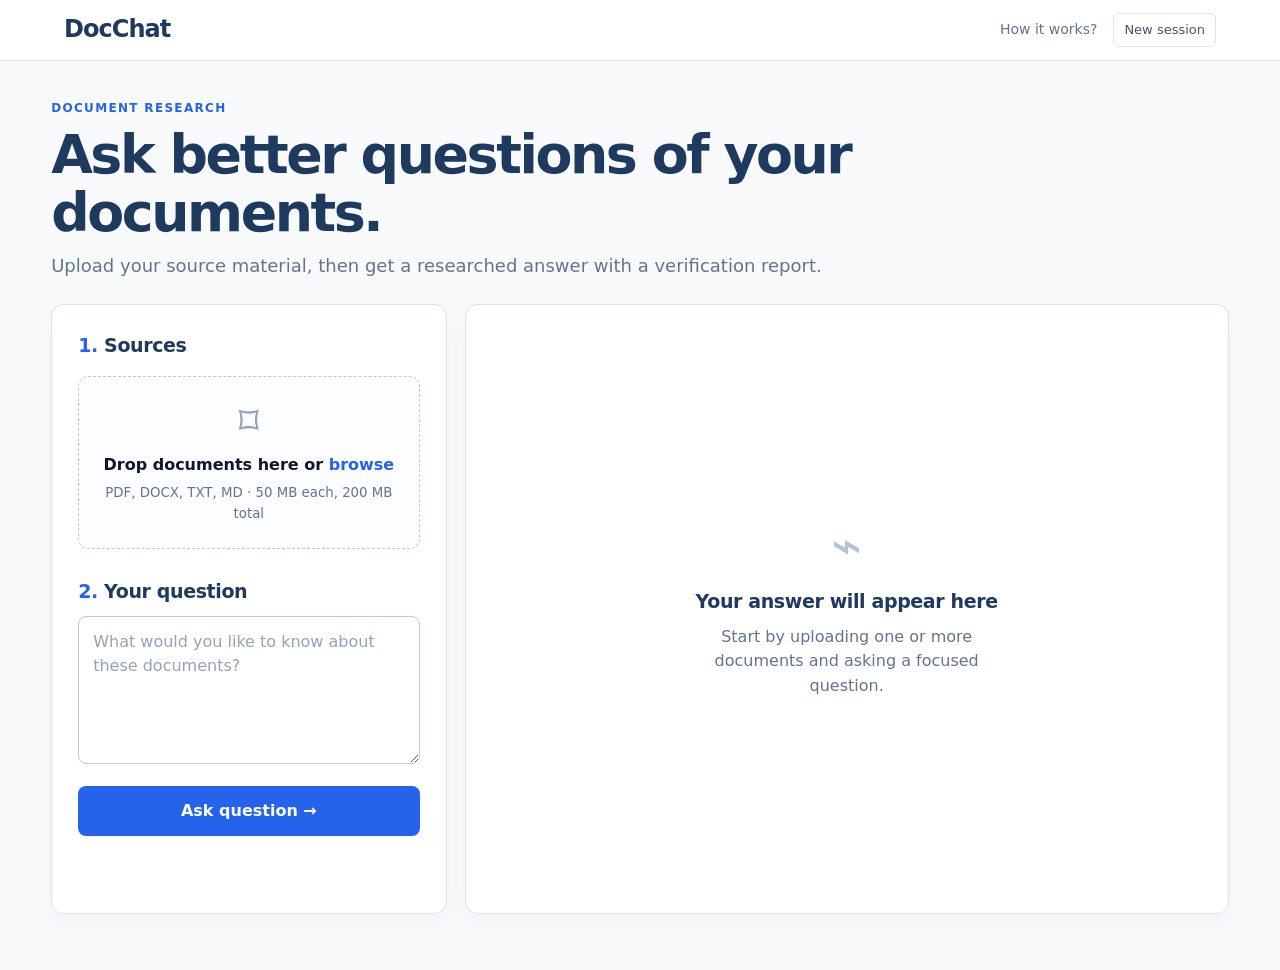
<file: static/index.html>
<!doctype html>
<html lang="en">
  <head>
    <meta charset="utf-8">
    <meta name="viewport" content="width=device-width, initial-scale=1">
    <meta name="description" content="Ask precise questions of your documents.">
    <title>DocChat — Document Q&amp;A</title>
    <link rel="stylesheet" href="/static/style.css?v=2">
  </head>
  <body>
    <header class="site-header">
      <a class="brand" href="/">DocChat</a>
      <div class="header-actions"><a href="/how-it-works">How it works?</a><button id="new-session" type="button">New session</button></div>
    </header>
    <main>
      <section class="intro">
        <p class="eyebrow">DOCUMENT RESEARCH</p>
        <h1>Ask better questions of your documents.</h1>
        <p>Upload your source material, then get a researched answer with a verification report.</p>
      </section>
      <form id="question-form" class="workspace">
        <section class="panel source-panel" aria-labelledby="sources-title">
          <h2 id="sources-title"><span>1.</span> Sources</h2>
          <label id="drop-zone" class="drop-zone" for="files">
            <input id="files" name="files" type="file" accept=".pdf,.docx,.txt,.md" multiple>
            <span class="file-icon" aria-hidden="true">⌑</span>
            <strong>Drop documents here or <em>browse</em></strong>
            <small>PDF, DOCX, TXT, MD · 50 MB each, 200 MB total</small>
          </label>
          <ul id="file-list" class="file-list" aria-label="Selected documents"></ul>
          <div class="question-group">
            <label for="question"><span>2.</span> Your question</label>
            <textarea id="question" name="question" rows="5" placeholder="What would you like to know about these documents?" required></textarea>
          </div>
          <button id="submit" type="submit">Ask question <span aria-hidden="true">→</span></button>
          <p id="form-status" class="form-status" role="status" aria-live="polite"></p>
        </section>
        <section class="panel answer-panel" aria-labelledby="answer-title">
          <div id="empty-answer" class="empty-state">
            <span class="empty-icon" aria-hidden="true">⌁</span>
            <h2 id="answer-title">Your answer will appear here</h2>
            <p>Start by uploading one or more documents and asking a focused question.</p>
          </div>
          <article id="result" hidden>
            <div class="result-heading">
              <h2>Answer</h2>
              <button id="copy-answer" class="copy-button" type="button">Copy</button>
            </div>
            <div id="answer" class="answer" aria-live="polite"></div>
            <section class="answer-sources" aria-labelledby="sources-used-title">
              <h3 id="sources-used-title">Sources used for this answer</h3>
              <ul id="answer-sources"></ul>
            </section>
            <details class="verification" open>
              <summary><span class="check" aria-hidden="true">✓</span><span><strong>Verification</strong><small>Review the evidence check</small></span></summary>
              <div id="verification-text" class="verification-text"></div>
            </details>
          </article>
        </section>
      </form>
    </main>
    <script src="/static/app.js"></script>
  </body>
</html>
</file>
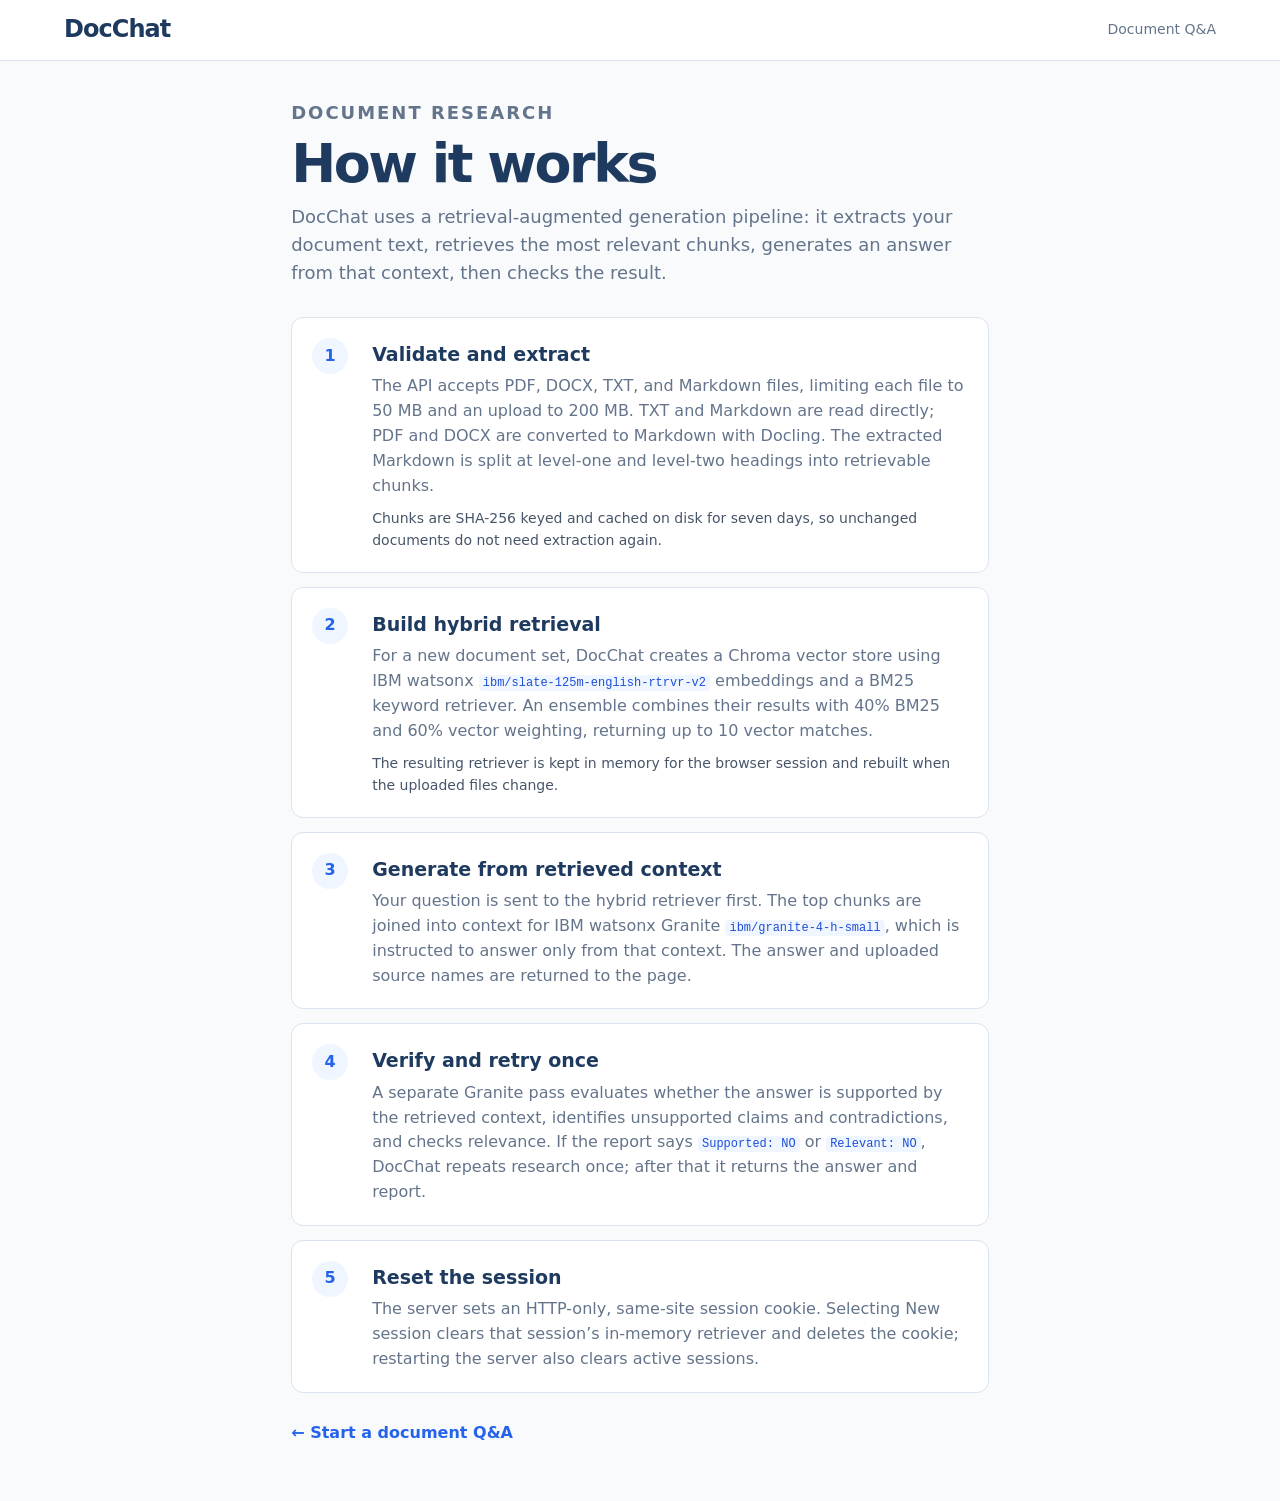
<file: static/how-it-works.html>
<!doctype html>
<html lang="en">
  <head>
    <meta charset="utf-8">
    <meta name="viewport" content="width=device-width, initial-scale=1">
    <meta name="description" content="How DocChat answers questions from your documents.">
    <title>How it works — DocChat</title>
    <link rel="stylesheet" href="/static/style.css?v=2">
  </head>
  <body>
    <header class="site-header">
      <a class="brand" href="/">DocChat</a>
      <div class="header-actions"><a href="/">Document Q&amp;A</a></div>
    </header>
    <main class="how-it-works">
      <p class="eyebrow">DOCUMENT RESEARCH</p>
      <h1>How it works</h1>
      <p>DocChat uses a retrieval-augmented generation pipeline: it extracts your document text, retrieves the most relevant chunks, generates an answer from that context, then checks the result.</p>
      <section class="steps" aria-label="How DocChat works">
        <article class="step"><span class="step-number">1</span><div><h2>Validate and extract</h2><p>The API accepts PDF, DOCX, TXT, and Markdown files, limiting each file to 50 MB and an upload to 200 MB. TXT and Markdown are read directly; PDF and DOCX are converted to Markdown with Docling. The extracted Markdown is split at level-one and level-two headings into retrievable chunks.</p><p class="tech-note">Chunks are SHA-256 keyed and cached on disk for seven days, so unchanged documents do not need extraction again.</p></div></article>
        <article class="step"><span class="step-number">2</span><div><h2>Build hybrid retrieval</h2><p>For a new document set, DocChat creates a Chroma vector store using IBM watsonx <code>ibm/slate-125m-english-rtrvr-v2</code> embeddings and a BM25 keyword retriever. An ensemble combines their results with 40% BM25 and 60% vector weighting, returning up to 10 vector matches.</p><p class="tech-note">The resulting retriever is kept in memory for the browser session and rebuilt when the uploaded files change.</p></div></article>
        <article class="step"><span class="step-number">3</span><div><h2>Generate from retrieved context</h2><p>Your question is sent to the hybrid retriever first. The top chunks are joined into context for IBM watsonx Granite <code>ibm/granite-4-h-small</code>, which is instructed to answer only from that context. The answer and uploaded source names are returned to the page.</p></div></article>
        <article class="step"><span class="step-number">4</span><div><h2>Verify and retry once</h2><p>A separate Granite pass evaluates whether the answer is supported by the retrieved context, identifies unsupported claims and contradictions, and checks relevance. If the report says <code>Supported: NO</code> or <code>Relevant: NO</code>, DocChat repeats research once; after that it returns the answer and report.</p></div></article>
        <article class="step"><span class="step-number">5</span><div><h2>Reset the session</h2><p>The server sets an HTTP-only, same-site session cookie. Selecting New session clears that session’s in-memory retriever and deletes the cookie; restarting the server also clears active sessions.</p></div></article>
      </section>
      <a class="back-link" href="/">← Start a document Q&amp;A</a>
    </main>
  </body>
</html>
</file>
<file: static/style.css>
:root { --navy:#1e3a5f; --blue:#2563eb; --ink:#0f172a; --muted:#64748b; --surface:#fff; --canvas:#f8fafc; --line:#dbe3ee; --soft-blue:#eff6ff; --green:#059669; --radius:12px; }
* { box-sizing:border-box; }
[hidden] { display:none !important; }
body { margin:0; background:var(--canvas); color:var(--ink); font:16px/1.55 Inter,ui-sans-serif,system-ui,-apple-system,BlinkMacSystemFont,"Segoe UI",sans-serif; }
button,textarea,input { font:inherit; } button { cursor:pointer; } button:focus-visible,textarea:focus-visible,.drop-zone:focus-within { outline:3px solid #93c5fd; outline-offset:2px; }
.site-header { height:61px; display:flex; align-items:center; justify-content:space-between; padding:0 clamp(24px,5vw,72px); background:var(--surface); border-bottom:1px solid var(--line); color:var(--muted); font-size:14px; }.header-actions { display:flex; align-items:center; gap:16px; }.header-actions a { color:var(--muted); text-decoration:none; }.header-actions a:hover { color:var(--blue); text-decoration:underline; }.header-actions button { padding:6px 10px; border:1px solid var(--line); border-radius:6px; background:var(--surface); color:#475569; font-size:13px; }.header-actions button:hover { background:#f1f5f9; }
.brand { color:var(--navy); font-size:24px; font-weight:750; letter-spacing:-.04em; text-decoration:none; }
main { max-width:1480px; margin:0 auto; padding:clamp(28px,3vw,48px) clamp(20px,4vw,56px) 56px; }.intro { max-width:1100px; margin-bottom:24px; }.eyebrow { margin:0 0 8px; color:var(--blue); font-size:12px; font-weight:750; letter-spacing:.11em; }h1,h2,p { margin-top:0; }h1 { margin-bottom:10px; color:var(--navy); font-size:clamp(34px,4.2vw,60px); line-height:1.08; letter-spacing:-.045em; }.intro>p:last-child { margin-bottom:0; color:var(--muted); font-size:18px; }
.workspace { display:grid; grid-template-columns:minmax(320px,.75fr) minmax(0,1.45fr); gap:18px; align-items:stretch; }.panel { min-height:610px; padding:26px; background:var(--surface); border:1px solid var(--line); border-radius:var(--radius); box-shadow:0 10px 28px rgb(15 23 42/.035); }.panel h2,.question-group label { color:var(--navy); font-size:19px; font-weight:720; letter-spacing:-.02em; }.panel h2 span,.question-group label span { color:var(--blue); }
.drop-zone { display:flex; min-height:166px; margin:14px 0; padding:24px; border:1.5px dashed #b7c8df; border-radius:10px; align-items:center; justify-content:center; flex-direction:column; background:#fbfdff; color:var(--ink); text-align:center; transition:border-color .18s,background .18s; }.drop-zone.dragging { border-color:var(--blue); background:var(--soft-blue); }.drop-zone input { position:absolute; inline-size:1px; block-size:1px; opacity:0; }.drop-zone strong { font-weight:580; }.drop-zone em { color:var(--blue); font-style:normal; }.drop-zone small { margin-top:5px; color:var(--muted); }.file-icon,.empty-icon { color:#8da1bb; font-size:40px; line-height:1; margin-bottom:12px; }
.file-list { min-height:0; margin:0; padding:0; list-style:none; }.file-list:empty { display:none; }.file-row { display:flex; align-items:center; gap:9px; margin-top:8px; padding:10px 12px; border:1px solid var(--line); border-radius:8px; color:#334155; font-size:14px; }.file-row .document-mark { color:var(--blue); font-weight:800; }.file-row .file-name { overflow:hidden; text-overflow:ellipsis; white-space:nowrap; }.file-row button { margin-left:auto; padding:2px 6px; border:0; background:transparent; color:var(--muted); font-size:18px; line-height:1; }.file-row button:hover { color:#b91c1c; }
.question-group { margin-top:28px; }.question-group label { display:block; margin-bottom:9px; }textarea { width:100%; resize:vertical; min-height:124px; padding:13px 14px; border:1px solid #bdc9d8; border-radius:8px; color:var(--ink); background:var(--surface); line-height:1.5; }textarea::placeholder { color:#94a3b8; }#submit { width:100%; margin-top:14px; padding:13px 18px; border:0; border-radius:8px; background:var(--blue); color:white; font-weight:700; transition:background .18s,transform .18s; }#submit:hover:not(:disabled) { background:#1d4ed8; }#submit:active:not(:disabled) { transform:translateY(1px); }#submit:disabled { cursor:wait; opacity:.65; }.form-status { min-height:24px; margin:10px 0 0; color:var(--muted); font-size:14px; }.form-status.error { color:#b91c1c; }
.answer-panel { display:flex; flex-direction:column; }.empty-state { display:grid; place-content:center; flex:1; min-height:500px; text-align:center; }.empty-state h2 { margin-bottom:8px; }.empty-state p { max-width:330px; margin:0 auto; color:var(--muted); }.empty-icon { margin:0 auto 16px; color:#b4c3d6; font-size:52px; }#result { height:100%; }.result-heading { display:flex; align-items:center; justify-content:space-between; gap:16px; }.result-heading h2 { margin-bottom:20px; }.copy-button { margin-bottom:20px; padding:6px 10px; border:1px solid var(--line); border-radius:6px; background:var(--surface); color:#475569; font-size:13px; }.copy-button:hover { background:#f1f5f9; }.answer,.verification-text { white-space:pre-wrap; }.answer { color:#26364f; font-size:17px; }.answer-sources { margin-top:26px; padding:14px 16px; border:1px solid var(--line); border-radius:9px; background:#fbfdff; }.answer-sources h3 { margin:0 0 7px; color:var(--navy); font-size:14px; }.answer-sources ul { display:flex; flex-wrap:wrap; gap:7px; margin:0; padding:0; list-style:none; }.answer-sources li { padding:3px 8px; border:1px solid #cbd8e8; border-radius:999px; color:#475569; font-size:13px; }.verification { margin-top:20px; border:1px solid #b8e5d6; border-radius:9px; background:#fbfffd; }.verification summary { display:flex; align-items:center; gap:12px; padding:15px 17px; cursor:pointer; list-style:none; }.verification summary::-webkit-details-marker { display:none; }.check { display:grid; width:28px; height:28px; place-items:center; border-radius:50%; background:var(--green); color:white; font-weight:800; }.verification strong,.verification small { display:block; }.verification strong { color:var(--navy); }.verification small { color:var(--green); }.verification-text { padding:0 17px 17px 57px; border-top:1px solid #d6f1e6; color:#46566f; font-size:15px; }
@media (max-width:800px) { .workspace { grid-template-columns:1fr; }.panel { min-height:auto; }.empty-state { min-height:300px; } }@media (max-width:480px) { .site-header { padding:0 20px; }.site-header span { display:none; }main { padding:32px 16px; }.panel { padding:20px; }h1 { font-size:36px; } }
.how-it-works { max-width:800px; }.how-it-works h1 { max-width:720px; }.how-it-works > p { max-width:720px; color:var(--muted); font-size:18px; }.steps { display:grid; gap:14px; margin-top:30px; }.step { display:grid; grid-template-columns:44px 1fr; gap:16px; padding:20px; border:1px solid var(--line); border-radius:var(--radius); background:var(--surface); }.step-number { display:grid; width:36px; height:36px; place-items:center; border-radius:50%; background:var(--soft-blue); color:var(--blue); font-weight:750; }.step h2 { margin:2px 0 5px; color:var(--navy); font-size:19px; }.step p { margin:0; color:var(--muted); }.step .tech-note { margin-top:10px; color:#475569; font-size:14px; }.step code { padding:1px 4px; border-radius:4px; background:#eff6ff; color:#1d4ed8; font:12px ui-monospace,SFMono-Regular,Menlo,monospace; }.back-link { display:inline-block; margin-top:28px; color:var(--blue); font-weight:700; text-decoration:none; }.back-link:hover { text-decoration:underline; }
</file>
